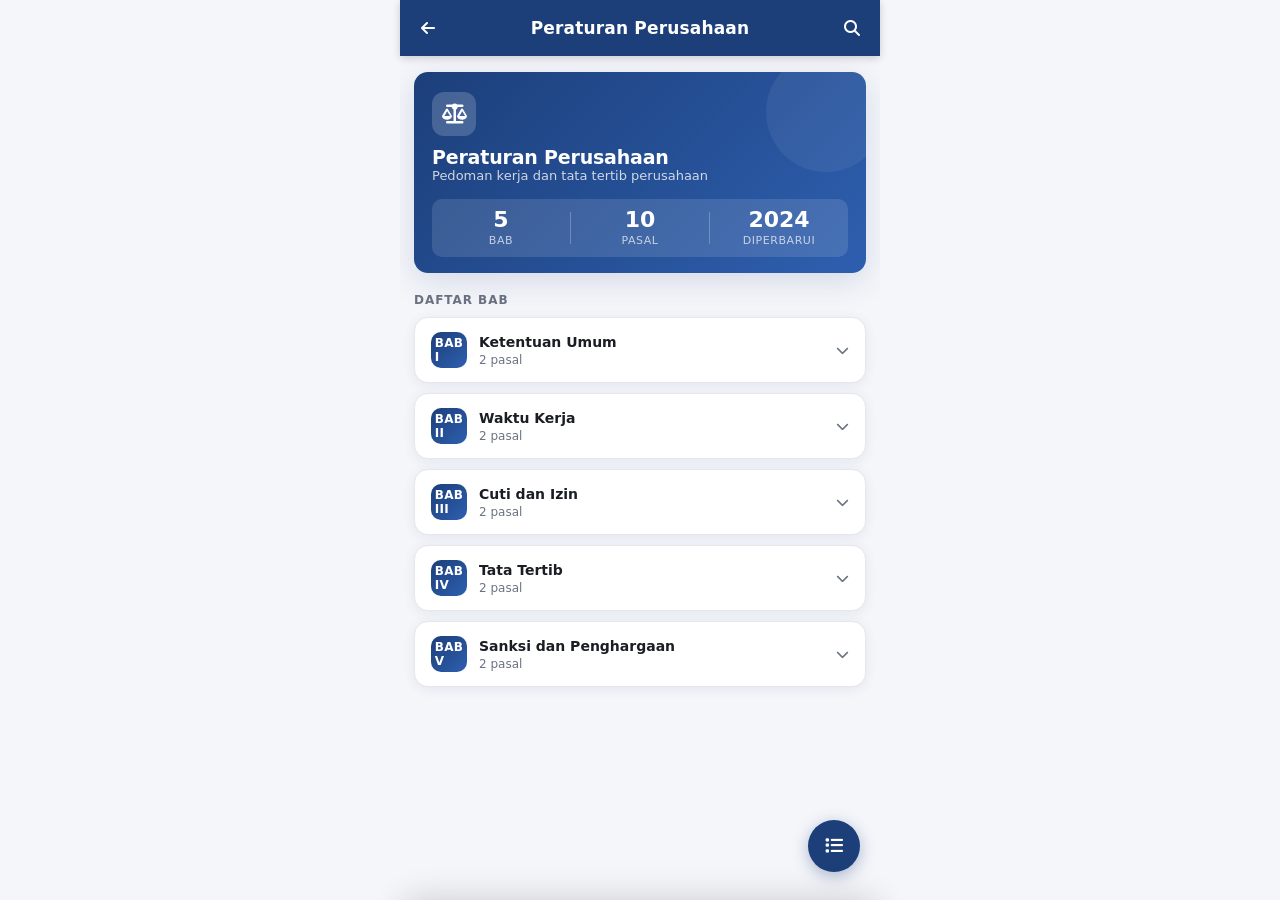
<file: peraturanperusahaan.html>
<!DOCTYPE html>
<html lang="id">
<head>
  <meta charset="UTF-8" />
  <meta name="viewport" content="width=device-width, initial-scale=1.0" />
  <title>Peraturan Perusahaan</title>
  <link rel="stylesheet" href="https://cdnjs.cloudflare.com/ajax/libs/font-awesome/6.5.0/css/all.min.css" />
  <style>
    *, *::before, *::after { box-sizing: border-box; margin: 0; padding: 0; }

    :root {
      --bg: #F5F6FA;
      --surface: #FFFFFF;
      --primary: #1C3F7A;
      --primary-light: #2E5FAF;
      --accent: #E8A020;
      --text: #1A1D23;
      --text-muted: #6B7280;
      --border: #E5E7EB;
      --radius: 14px;
      --radius-sm: 8px;
      --shadow: 0 2px 12px rgba(28,63,122,0.09);
      --shadow-lg: 0 8px 32px rgba(28,63,122,0.15);
    }

    html, body {
      height: 100%;
      background: var(--bg);
      font-family: 'Segoe UI', system-ui, -apple-system, sans-serif;
      color: var(--text);
    }

    /* ── APP SHELL ── */
    .app {
      max-width: 480px;
      margin: 0 auto;
      min-height: 100vh;
      background: var(--bg);
      display: flex;
      flex-direction: column;
      position: relative;
    }

    /* ── HEADER ── */
    .pp-header {
      position: sticky;
      top: 0;
      z-index: 50;
      background: var(--primary);
      display: flex;
      align-items: center;
      padding: 0 8px;
      height: 56px;
      gap: 4px;
      box-shadow: 0 2px 8px rgba(0,0,0,0.18);
    }
    .pp-back-btn, .pp-search-toggle-btn {
      width: 40px; height: 40px;
      border: none; background: transparent;
      color: #fff; border-radius: 50%;
      display: flex; align-items: center; justify-content: center;
      font-size: 16px; cursor: pointer;
      flex-shrink: 0;
      transition: background 0.15s;
    }
    .pp-back-btn:hover, .pp-search-toggle-btn:hover { background: rgba(255,255,255,0.15); }
    .pp-header-title {
      flex: 1;
      color: #fff;
      font-size: 17px;
      font-weight: 600;
      letter-spacing: 0.01em;
      text-align: center;
    }

    /* ── SEARCH BAR ── */
    .pp-search-bar {
      background: var(--primary);
      padding: 0 12px 12px;
      display: none;
    }
    .pp-search-bar.active { display: block; }
    .pp-search-inner {
      position: relative;
      display: flex;
      align-items: center;
    }
    .pp-search-icon {
      position: absolute;
      left: 12px;
      color: var(--text-muted);
      font-size: 14px;
      pointer-events: none;
    }
    .pp-search-input {
      width: 100%;
      border: none;
      border-radius: 24px;
      background: #fff;
      padding: 10px 36px 10px 36px;
      font-size: 14px;
      color: var(--text);
      outline: none;
    }
    .pp-search-clear {
      position: absolute;
      right: 10px;
      border: none;
      background: transparent;
      color: var(--text-muted);
      cursor: pointer;
      font-size: 14px;
      padding: 4px;
      display: none;
    }
    .pp-search-clear.visible { display: flex; }

    /* ── BODY ── */
    .pp-body {
      flex: 1;
      padding: 16px 14px 100px;
      overflow-y: auto;
    }

    /* ── HERO ── */
    .pp-hero {
      background: linear-gradient(135deg, var(--primary) 0%, var(--primary-light) 100%);
      border-radius: var(--radius);
      padding: 20px 18px 16px;
      color: #fff;
      display: flex;
      flex-direction: column;
      gap: 10px;
      margin-bottom: 20px;
      box-shadow: var(--shadow-lg);
      position: relative;
      overflow: hidden;
    }
    .pp-hero::after {
      content: '';
      position: absolute;
      right: -20px; top: -20px;
      width: 120px; height: 120px;
      border-radius: 50%;
      background: rgba(255,255,255,0.06);
    }
    .pp-hero-icon {
      width: 44px; height: 44px;
      border-radius: 12px;
      background: rgba(255,255,255,0.18);
      display: flex; align-items: center; justify-content: center;
      font-size: 20px;
    }
    .pp-hero-title {
      font-size: 19px;
      font-weight: 700;
      letter-spacing: -0.01em;
    }
    .pp-hero-sub {
      font-size: 13px;
      opacity: 0.78;
    }
    .pp-hero-stats {
      display: flex;
      align-items: center;
      gap: 0;
      margin-top: 6px;
      background: rgba(255,255,255,0.12);
      border-radius: 10px;
      padding: 10px 0;
    }
    .pp-hero-stat {
      flex: 1;
      text-align: center;
    }
    .pp-hero-stat-num {
      font-size: 22px;
      font-weight: 800;
      line-height: 1;
    }
    .pp-hero-stat-label {
      font-size: 11px;
      opacity: 0.7;
      margin-top: 3px;
      text-transform: uppercase;
      letter-spacing: 0.05em;
    }
    .pp-hero-stat-divider {
      width: 1px;
      height: 32px;
      background: rgba(255,255,255,0.25);
    }

    /* ── SECTION LABEL ── */
    .pp-section-label {
      font-size: 12px;
      font-weight: 700;
      text-transform: uppercase;
      letter-spacing: 0.08em;
      color: var(--text-muted);
      margin-bottom: 10px;
    }

    /* ── BAB CARD ── */
    .pp-list { display: flex; flex-direction: column; gap: 10px; }

    .pp-bab-card {
      background: var(--surface);
      border-radius: var(--radius);
      box-shadow: var(--shadow);
      overflow: hidden;
      border: 1px solid var(--border);
    }
    .pp-bab-header {
      display: flex;
      align-items: center;
      padding: 14px 16px;
      cursor: pointer;
      gap: 12px;
      user-select: none;
      transition: background 0.15s;
    }
    .pp-bab-header:hover { background: #F8F9FF; }
    .pp-bab-num {
      width: 36px; height: 36px;
      border-radius: 10px;
      background: linear-gradient(135deg, var(--primary), var(--primary-light));
      color: #fff;
      font-size: 12px;
      font-weight: 700;
      display: flex; align-items: center; justify-content: center;
      flex-shrink: 0;
      letter-spacing: 0.02em;
    }
    .pp-bab-info { flex: 1; min-width: 0; }
    .pp-bab-nama {
      font-size: 14px;
      font-weight: 600;
      color: var(--text);
      line-height: 1.3;
    }
    .pp-bab-meta {
      font-size: 12px;
      color: var(--text-muted);
      margin-top: 2px;
    }
    .pp-bab-chevron {
      color: var(--text-muted);
      font-size: 13px;
      transition: transform 0.25s;
      flex-shrink: 0;
    }
    .pp-bab-card.open .pp-bab-chevron { transform: rotate(180deg); }

    /* ── PASAL CONTENT ── */
    .pp-bab-content {
      display: none;
      border-top: 1px solid var(--border);
    }
    .pp-bab-card.open .pp-bab-content { display: block; }

    .pp-pasal {
      padding: 14px 16px;
      border-bottom: 1px solid var(--border);
    }
    .pp-pasal:last-child { border-bottom: none; }

    .pp-pasal-title {
      font-size: 13px;
      font-weight: 700;
      color: var(--primary);
      margin-bottom: 8px;
      display: flex;
      align-items: flex-start;
      gap: 8px;
    }
    .pp-pasal-badge {
      background: var(--primary);
      color: #fff;
      font-size: 10px;
      font-weight: 700;
      padding: 2px 7px;
      border-radius: 20px;
      white-space: nowrap;
      flex-shrink: 0;
      margin-top: 1px;
    }
    .pp-pasal-ayat {
      font-size: 13px;
      color: var(--text);
      line-height: 1.65;
      padding-left: 4px;
    }
    .pp-ayat-item {
      display: flex;
      gap: 8px;
      margin-bottom: 6px;
    }
    .pp-ayat-item:last-child { margin-bottom: 0; }
    .pp-ayat-num {
      font-size: 12px;
      font-weight: 600;
      color: var(--accent);
      min-width: 20px;
      padding-top: 1px;
      flex-shrink: 0;
    }

    /* ── HIGHLIGHT ── */
    .pp-highlight {
      background: #FFF3B0;
      border-radius: 3px;
      padding: 0 2px;
    }

    /* ── LOADING ── */
    .pp-loading {
      display: flex;
      flex-direction: column;
      align-items: center;
      justify-content: center;
      padding: 48px 24px;
      gap: 12px;
      color: var(--text-muted);
      font-size: 14px;
    }
    .pp-spinner {
      width: 32px; height: 32px;
      border: 3px solid var(--border);
      border-top-color: var(--primary);
      border-radius: 50%;
      animation: spin 0.7s linear infinite;
    }
    @keyframes spin { to { transform: rotate(360deg); } }

    /* ── EMPTY STATE ── */
    .pp-empty {
      text-align: center;
      padding: 48px 24px;
      color: var(--text-muted);
      font-size: 14px;
    }
    .pp-empty i { font-size: 36px; margin-bottom: 12px; opacity: 0.35; display: block; }

    /* ── FAB ── */
    .pp-fab {
      position: fixed;
      bottom: 28px;
      right: calc(50% - 240px + 20px);
      width: 52px; height: 52px;
      border-radius: 50%;
      background: var(--primary);
      color: #fff;
      border: none;
      box-shadow: 0 4px 16px rgba(28,63,122,0.35);
      font-size: 18px;
      cursor: pointer;
      display: flex; align-items: center; justify-content: center;
      z-index: 40;
      transition: background 0.15s, transform 0.15s;
    }
    .pp-fab:hover { background: var(--primary-light); transform: scale(1.06); }
    @media (max-width: 480px) {
      .pp-fab { right: 20px; }
    }

    /* ── BOTTOM SHEET ── */
    .pp-overlay {
      display: none;
      position: fixed; inset: 0;
      background: rgba(0,0,0,0.38);
      z-index: 60;
    }
    .pp-overlay.active { display: block; }

    .pp-sheet {
      position: fixed;
      bottom: 0;
      left: 50%; transform: translateX(-50%) translateY(100%);
      width: 100%; max-width: 480px;
      background: var(--surface);
      border-radius: 20px 20px 0 0;
      z-index: 70;
      padding: 12px 16px 32px;
      max-height: 70vh;
      overflow-y: auto;
      transition: transform 0.3s cubic-bezier(.32,1.2,.5,1);
      box-shadow: 0 -4px 32px rgba(0,0,0,0.14);
    }
    .pp-sheet.active { transform: translateX(-50%) translateY(0); }
    .pp-sheet-handle {
      width: 40px; height: 4px;
      background: var(--border);
      border-radius: 2px;
      margin: 0 auto 14px;
    }
    .pp-sheet-title {
      font-size: 16px; font-weight: 700;
      color: var(--text); margin-bottom: 14px;
      padding-left: 4px;
    }
    .pp-sheet-item {
      display: flex; align-items: center; gap: 12px;
      padding: 11px 8px;
      border-radius: var(--radius-sm);
      cursor: pointer;
      transition: background 0.12s;
    }
    .pp-sheet-item:hover { background: var(--bg); }
    .pp-sheet-item-num {
      width: 28px; height: 28px;
      border-radius: 8px;
      background: var(--bg);
      border: 1px solid var(--border);
      font-size: 11px; font-weight: 700;
      display: flex; align-items: center; justify-content: center;
      color: var(--primary);
      flex-shrink: 0;
    }
    .pp-sheet-item-label { font-size: 13px; color: var(--text); line-height: 1.35; }
  </style>
</head>
<body>
<div class="app">

  <!-- HEADER -->
  <div class="pp-header">
    <button class="pp-back-btn" onclick="history.back()" title="Kembali">
      <i class="fa-solid fa-arrow-left"></i>
    </button>
    <div class="pp-header-title">Peraturan Perusahaan</div>
    <button class="pp-search-toggle-btn" onclick="toggleSearch()" title="Cari">
      <i class="fa-solid fa-magnifying-glass"></i>
    </button>
  </div>

  <!-- SEARCH BAR -->
  <div class="pp-search-bar" id="ppSearchBar">
    <div class="pp-search-inner">
      <i class="fa-solid fa-magnifying-glass pp-search-icon"></i>
      <input
        type="text"
        class="pp-search-input"
        id="ppSearchInput"
        placeholder="Cari bab, pasal, atau isi ayat..."
        oninput="filterPeraturan(this.value)"
      />
      <button class="pp-search-clear" id="ppSearchClear" onclick="clearSearch()">
        <i class="fa-solid fa-xmark"></i>
      </button>
    </div>
  </div>

  <!-- BODY -->
  <div class="pp-body">

    <!-- HERO -->
    <div class="pp-hero">
      <div class="pp-hero-icon"><i class="fa-solid fa-scale-balanced"></i></div>
      <div>
        <div class="pp-hero-title">Peraturan Perusahaan</div>
        <div class="pp-hero-sub">Pedoman kerja dan tata tertib perusahaan</div>
      </div>
      <div class="pp-hero-stats">
        <div class="pp-hero-stat">
          <div class="pp-hero-stat-num" id="statBab">—</div>
          <div class="pp-hero-stat-label">Bab</div>
        </div>
        <div class="pp-hero-stat-divider"></div>
        <div class="pp-hero-stat">
          <div class="pp-hero-stat-num" id="statPasal">—</div>
          <div class="pp-hero-stat-label">Pasal</div>
        </div>
        <div class="pp-hero-stat-divider"></div>
        <div class="pp-hero-stat">
          <div class="pp-hero-stat-num" id="statUpdate">—</div>
          <div class="pp-hero-stat-label">Diperbarui</div>
        </div>
      </div>
    </div>

    <!-- LIST BAB -->
    <div class="pp-section-label">Daftar Bab</div>
    <div class="pp-list" id="ppList">
      <div class="pp-loading">
        <div class="pp-spinner"></div>
        <div>Memuat peraturan...</div>
      </div>
    </div>
  </div>

  <!-- FAB -->
  <button class="pp-fab" onclick="openDaftarBab()" title="Daftar Bab">
    <i class="fa-solid fa-list"></i>
  </button>

  <!-- OVERLAY -->
  <div class="pp-overlay" id="ppOverlay" onclick="closeDaftarBab()"></div>

  <!-- BOTTOM SHEET -->
  <div class="pp-sheet" id="ppSheet">
    <div class="pp-sheet-handle"></div>
    <div class="pp-sheet-title">Daftar Bab</div>
    <div id="ppSheetList"></div>
  </div>

</div>

<script>
// ── SAMPLE DATA ─────────────────────────────────────────────────────────────
// Ganti dengan data nyata dari API / JSON file Anda
const PERATURAN_DATA = {
  diperbarui: "2024",
  bab: [
    {
      id: 1,
      nama: "Ketentuan Umum",
      pasal: [
        {
          id: 1, nama: "Pengertian",
          ayat: [
            "Perusahaan adalah PT. Contoh Sejahtera yang berkedudukan di Indonesia.",
            "Karyawan adalah setiap orang yang terikat hubungan kerja dengan perusahaan.",
            "Hari kerja adalah hari-hari yang ditetapkan perusahaan sebagai hari bekerja."
          ]
        },
        {
          id: 2, nama: "Tujuan",
          ayat: [
            "Peraturan ini dibuat untuk menciptakan hubungan industrial yang harmonis.",
            "Memberikan kepastian hak dan kewajiban antara perusahaan dan karyawan.",
            "Mewujudkan lingkungan kerja yang kondusif, produktif, dan berkeadilan."
          ]
        }
      ]
    },
    {
      id: 2,
      nama: "Waktu Kerja",
      pasal: [
        {
          id: 3, nama: "Jam Kerja",
          ayat: [
            "Jam kerja normal adalah 8 jam per hari atau 40 jam per minggu.",
            "Hari kerja ditetapkan 5 (lima) hari dalam seminggu, yaitu Senin hingga Jumat.",
            "Jam kerja dimulai pukul 08.00 dan berakhir pukul 17.00 WIB."
          ]
        },
        {
          id: 4, nama: "Kerja Lembur",
          ayat: [
            "Kerja lembur dilakukan atas dasar perintah tertulis dari atasan langsung.",
            "Kompensasi kerja lembur dihitung sesuai ketentuan perundang-undangan yang berlaku.",
            "Karyawan berhak menolak lembur dengan alasan yang dapat dipertanggungjawabkan."
          ]
        }
      ]
    },
    {
      id: 3,
      nama: "Cuti dan Izin",
      pasal: [
        {
          id: 5, nama: "Cuti Tahunan",
          ayat: [
            "Karyawan yang telah bekerja selama 12 (dua belas) bulan berturut-turut berhak atas cuti tahunan selama 12 (dua belas) hari kerja.",
            "Pengajuan cuti dilakukan minimal 3 (tiga) hari kerja sebelum pelaksanaan.",
            "Cuti yang tidak diambil dalam tahun berjalan dapat dialihkan ke tahun berikutnya maksimal 6 (enam) hari."
          ]
        },
        {
          id: 6, nama: "Cuti Khusus",
          ayat: [
            "Pernikahan karyawan: 3 hari kerja.",
            "Kelahiran anak/istri melahirkan: 2 hari kerja.",
            "Kedukaan keluarga inti: 3 hari kerja.",
            "Ibadah Haji/Umroh: sesuai ketentuan pemerintah."
          ]
        }
      ]
    },
    {
      id: 4,
      nama: "Tata Tertib",
      pasal: [
        {
          id: 7, nama: "Kewajiban Karyawan",
          ayat: [
            "Hadir tepat waktu dan mengisi presensi sesuai ketentuan.",
            "Berpakaian rapi dan sopan sesuai standar perusahaan.",
            "Menjaga kerahasiaan data dan informasi perusahaan.",
            "Menjalankan tugas dengan penuh tanggung jawab dan integritas."
          ]
        },
        {
          id: 8, nama: "Larangan",
          ayat: [
            "Dilarang menggunakan aset perusahaan untuk kepentingan pribadi.",
            "Dilarang melakukan tindakan yang merugikan nama baik perusahaan.",
            "Dilarang membawa, mengonsumsi, atau mengedarkan minuman keras dan narkoba.",
            "Dilarang melakukan pelecehan dalam bentuk apapun kepada sesama karyawan."
          ]
        }
      ]
    },
    {
      id: 5,
      nama: "Sanksi dan Penghargaan",
      pasal: [
        {
          id: 9, nama: "Jenis Sanksi",
          ayat: [
            "Sanksi ringan: teguran lisan atau tertulis.",
            "Sanksi sedang: Surat Peringatan (SP) I dan SP II.",
            "Sanksi berat: SP III, skorsing, hingga Pemutusan Hubungan Kerja (PHK)."
          ]
        },
        {
          id: 10, nama: "Penghargaan",
          ayat: [
            "Karyawan berprestasi berhak mendapatkan penghargaan berupa sertifikat, insentif, atau promosi jabatan.",
            "Penilaian kinerja dilakukan minimal satu kali dalam setahun oleh atasan langsung.",
            "Penghargaan masa kerja diberikan kepada karyawan yang telah mengabdi selama 5, 10, 15, dan 20 tahun."
          ]
        }
      ]
    }
  ]
};

// ── STATE ────────────────────────────────────────────────────────────────────
let allData = null;
let searchActive = false;

// ── INIT ─────────────────────────────────────────────────────────────────────
document.addEventListener('DOMContentLoaded', () => {
  setTimeout(() => loadData(), 400); // simulate loading
});

function loadData() {
  allData = PERATURAN_DATA;
  renderStats();
  renderList(allData.bab, '');
  renderSheet(allData.bab);
}

// ── STATS ────────────────────────────────────────────────────────────────────
function renderStats() {
  const totalPasal = allData.bab.reduce((s, b) => s + b.pasal.length, 0);
  document.getElementById('statBab').textContent = allData.bab.length;
  document.getElementById('statPasal').textContent = totalPasal;
  document.getElementById('statUpdate').textContent = allData.diperbarui;
}

// ── RENDER LIST ───────────────────────────────────────────────────────────────
function renderList(babs, query) {
  const list = document.getElementById('ppList');
  if (!babs || babs.length === 0) {
    list.innerHTML = `<div class="pp-empty"><i class="fa-solid fa-search-minus"></i>Tidak ditemukan hasil untuk "<strong>${query}</strong>"</div>`;
    return;
  }

  list.innerHTML = babs.map(bab => {
    const pasalHTML = bab.pasal.map(p => {
      const ayatHTML = p.ayat.map((a, i) => `
        <div class="pp-ayat-item">
          <span class="pp-ayat-num">(${i+1})</span>
          <span>${highlight(a, query)}</span>
        </div>
      `).join('');
      return `
        <div class="pp-pasal">
          <div class="pp-pasal-title">
            <span class="pp-pasal-badge">Pasal ${p.id}</span>
            ${highlight(p.nama, query)}
          </div>
          <div class="pp-pasal-ayat">${ayatHTML}</div>
        </div>
      `;
    }).join('');

    const autoOpen = query.trim().length > 0;
    return `
      <div class="pp-bab-card ${autoOpen ? 'open' : ''}" id="bab-${bab.id}">
        <div class="pp-bab-header" onclick="toggleBab(${bab.id})">
          <div class="pp-bab-num">BAB<br>${toRoman(bab.id)}</div>
          <div class="pp-bab-info">
            <div class="pp-bab-nama">${highlight(bab.nama, query)}</div>
            <div class="pp-bab-meta">${bab.pasal.length} pasal</div>
          </div>
          <i class="fa-solid fa-chevron-down pp-bab-chevron"></i>
        </div>
        <div class="pp-bab-content">${pasalHTML}</div>
      </div>
    `;
  }).join('');
}

// ── RENDER SHEET ──────────────────────────────────────────────────────────────
function renderSheet(babs) {
  const sl = document.getElementById('ppSheetList');
  sl.innerHTML = babs.map(b => `
    <div class="pp-sheet-item" onclick="jumpToBab(${b.id})">
      <div class="pp-sheet-item-num">${toRoman(b.id)}</div>
      <div class="pp-sheet-item-label">${b.nama}</div>
    </div>
  `).join('');
}

// ── TOGGLE BAB ────────────────────────────────────────────────────────────────
function toggleBab(id) {
  document.getElementById('bab-' + id).classList.toggle('open');
}

// ── SEARCH ────────────────────────────────────────────────────────────────────
function toggleSearch() {
  searchActive = !searchActive;
  const bar = document.getElementById('ppSearchBar');
  bar.classList.toggle('active', searchActive);
  if (searchActive) {
    setTimeout(() => document.getElementById('ppSearchInput').focus(), 150);
  } else {
    clearSearch();
  }
}

function filterPeraturan(q) {
  const clear = document.getElementById('ppSearchClear');
  clear.classList.toggle('visible', q.length > 0);

  if (!allData) return;
  const term = q.trim().toLowerCase();
  if (!term) { renderList(allData.bab, ''); return; }

  const filtered = allData.bab
    .map(bab => {
      const babMatch = bab.nama.toLowerCase().includes(term);
      const filteredPasal = bab.pasal.filter(p =>
        p.nama.toLowerCase().includes(term) ||
        p.ayat.some(a => a.toLowerCase().includes(term))
      );
      if (babMatch || filteredPasal.length > 0) {
        return { ...bab, pasal: babMatch ? bab.pasal : filteredPasal };
      }
      return null;
    })
    .filter(Boolean);

  renderList(filtered, q);
}

function clearSearch() {
  const input = document.getElementById('ppSearchInput');
  input.value = '';
  document.getElementById('ppSearchClear').classList.remove('visible');
  if (allData) renderList(allData.bab, '');
  input.focus();
}

// ── BOTTOM SHEET ──────────────────────────────────────────────────────────────
function openDaftarBab() {
  document.getElementById('ppOverlay').classList.add('active');
  document.getElementById('ppSheet').classList.add('active');
}

function closeDaftarBab() {
  document.getElementById('ppOverlay').classList.remove('active');
  document.getElementById('ppSheet').classList.remove('active');
}

function jumpToBab(id) {
  closeDaftarBab();
  setTimeout(() => {
    const el = document.getElementById('bab-' + id);
    if (el) {
      el.classList.add('open');
      el.scrollIntoView({ behavior: 'smooth', block: 'start' });
    }
  }, 320);
}

// ── HELPERS ───────────────────────────────────────────────────────────────────
function highlight(text, query) {
  if (!query || !query.trim()) return text;
  const re = new RegExp(`(${escapeRe(query.trim())})`, 'gi');
  return text.replace(re, '<mark class="pp-highlight">$1</mark>');
}

function escapeRe(s) {
  return s.replace(/[.*+?^${}()|[\]\\]/g, '\\$&');
}

function toRoman(n) {
  const r = ['I','II','III','IV','V','VI','VII','VIII','IX','X'];
  return r[n-1] || n;
}
</script>
</body>
</html>
</file>
